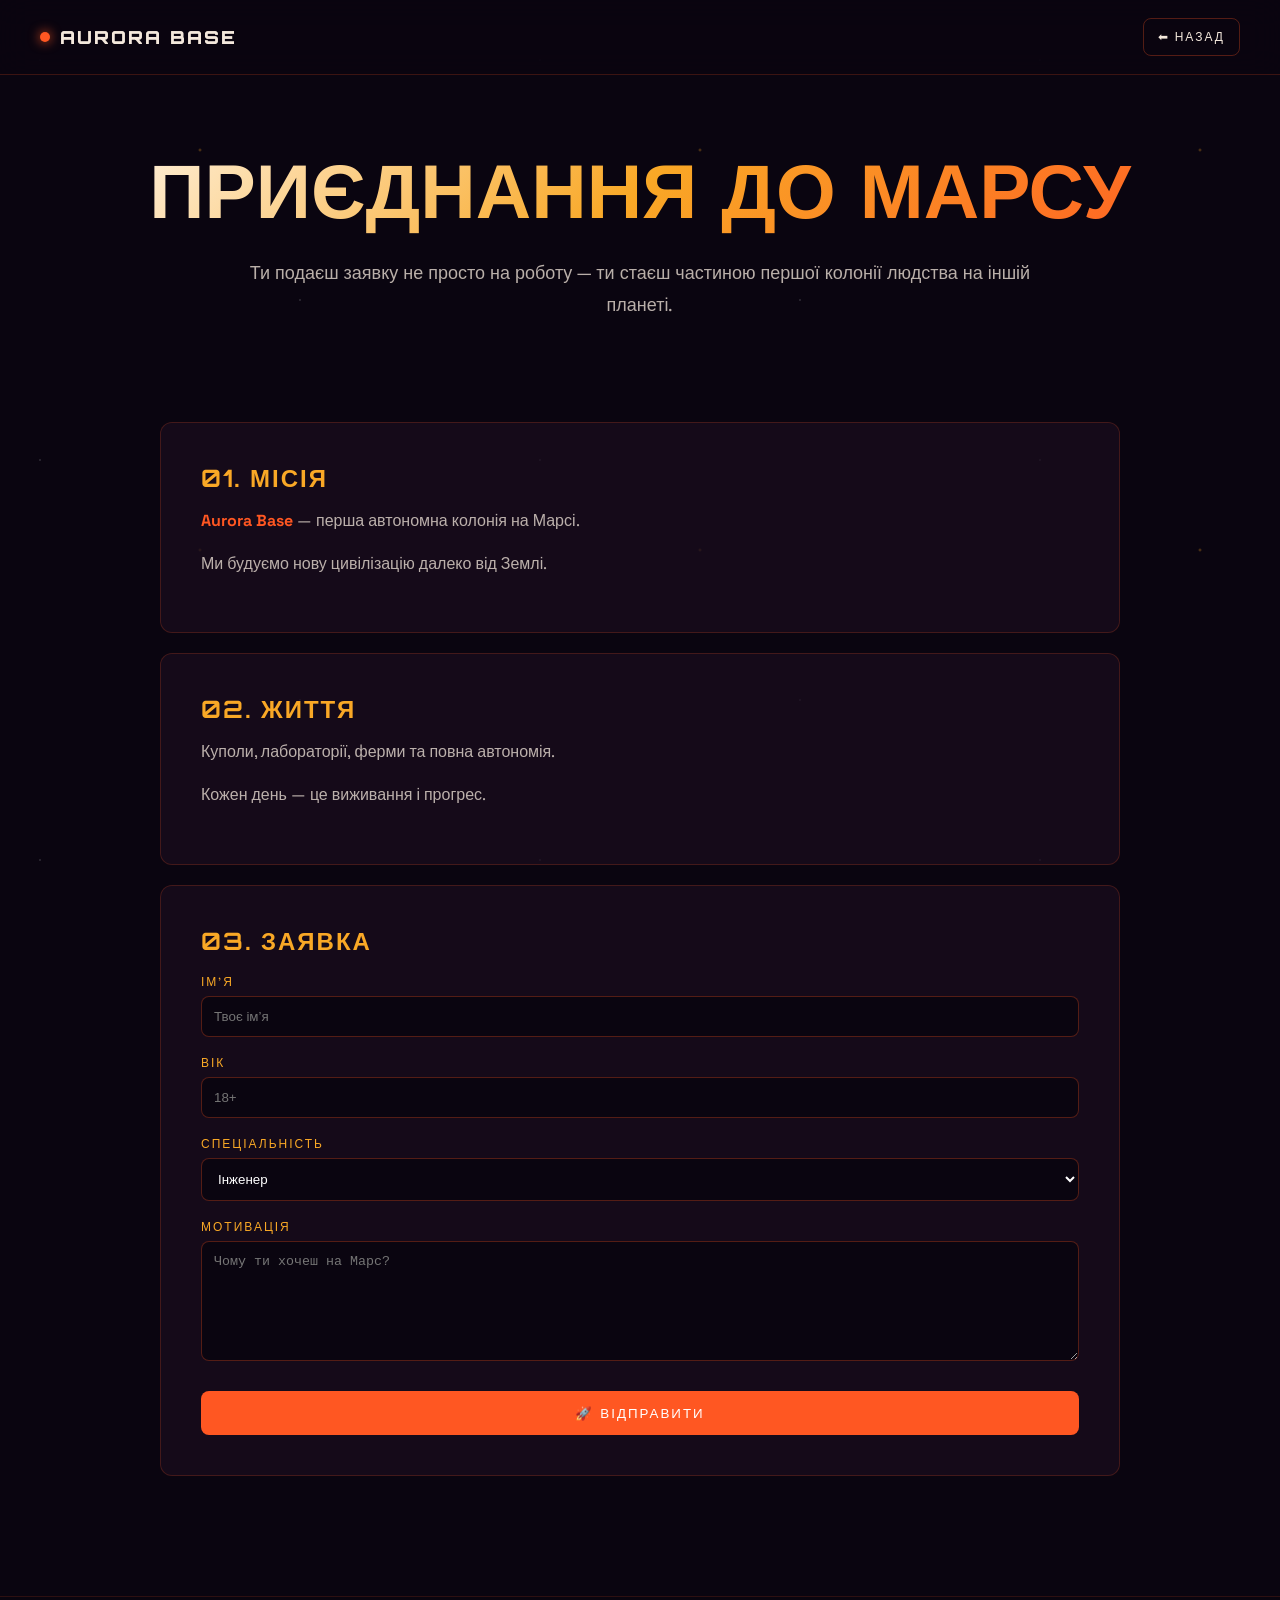
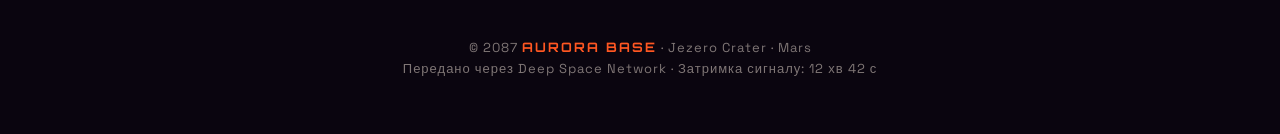
<file: join.html>
<!DOCTYPE html>
<html lang="uk" class="h-full">
<head>
  <meta charset="UTF-8" />
  <meta name="viewport" content="width=device-width, initial-scale=1.0"/>
  <title>Aurora Base — Приєднання</title>
  <link rel="stylesheet" href="style-join.css"></link>
  <link href="https://fonts.googleapis.com/css2?family=Orbitron:wght@500;700;900&family=Space+Grotesk:wght@300;400;500;600&display=swap" rel="stylesheet">

</head>

<body>

<div class="stars"></div>

<!-- NAV -->
<nav class="nav">
  <div class="nav-logo">
    <span class="nav-logo-dot"></span>
    <span>AURORA BASE</span>
  </div>
  <a href="index.html" class="nav-back">⬅ Назад</a>
</nav>

<!-- HERO -->
<section class="hero">
  <h1>ПРИЄДНАННЯ ДО МАРСУ</h1>
  <p class="subtitle">
    Ти подаєш заявку не просто на роботу —  
    ти стаєш частиною першої колонії людства на іншій планеті.
  </p>
</section>

<div class="container">

  <div class="block">
    <h2>01. МІСІЯ</h2>
    <p><span class="highlight">Aurora Base</span> — перша автономна колонія на Марсі.</p>
    <p>Ми будуємо нову цивілізацію далеко від Землі.</p>
  </div>

  <div class="block">
    <h2>02. ЖИТТЯ</h2>
    <p>Куполи, лабораторії, ферми та повна автономія.</p>
    <p>Кожен день — це виживання і прогрес.</p>
  </div>

  <div class="block">
    <h2>03. ЗАЯВКА</h2>

    <label>Ім’я</label>
    <input type="text" placeholder="Твоє ім’я">

    <label>Вік</label>
    <input type="number" placeholder="18+">

    <label>Спеціальність</label>
    <select>
      <option>Інженер</option>
      <option>Біолог</option>
      <option>Пілот</option>
      <option>Архітектор</option>
    </select>

    <label>Мотивація</label>
    <textarea placeholder="Чому ти хочеш на Марс?"></textarea>

    <button>🚀 ВІДПРАВИТИ</button>
  </div>

</div>

<!-- FOOTER -->
<footer>
  <p>
    © 2087 <span class="footer-brand">AURORA BASE</span> · Jezero Crater · Mars <br>
    Передано через Deep Space Network · Затримка сигналу: 12 хв 42 с
  </p>
</footer>

</body>
</html>
</file>
<file: style-join.css>
:root {
    --bg:#0a0510;
    --surface:#1a0d1f;
    --text:#f4e8dc;
    --primary:#ff5722;
    --accent:#f9a826;

    --display:'Orbitron',sans-serif;
    --body:'Space Grotesk',sans-serif;
  }

  * { margin:0; padding:0; box-sizing:border-box; }

  body {
    font-family:var(--body);
    background:var(--bg);
    color:var(--text);
    overflow-x:hidden;
  }

  /* ===== STARS ===== */
  .stars {
    position:fixed;
    inset:0;
    background:
      radial-gradient(1px 1px at 40px 60px,#fff,transparent),
      radial-gradient(2px 2px at 200px 150px,var(--accent),transparent),
      radial-gradient(1px 1px at 300px 300px,#fff,transparent);
    background-size:500px 400px;
    opacity:.4;
    animation:move 100s linear infinite;
    z-index:0;
  }

  @keyframes move {
    from { background-position:0 0; }
    to { background-position:600px 400px; }
  }

  /* ===== NAV ===== */
  .nav {
    position: fixed;
    top: 0; left: 0; right: 0;
    z-index: 100;
    padding: 18px 40px;
    display: flex;
    justify-content: space-between;
    align-items: center;
    backdrop-filter: blur(16px);
    background: rgba(10,5,16,0.7);
    border-bottom: 1px solid rgba(255,87,34,0.2);
  }

  .nav-logo {
    font-family: var(--display);
    font-weight: 900;
    font-size: 18px;
    letter-spacing: 2px;
    display: flex;
    align-items: center;
    gap: 10px;
  }

  .nav-logo-dot {
    width: 10px;
    height: 10px;
    border-radius: 50%;
    background: var(--primary);
    box-shadow: 0 0 12px var(--primary);
    animation: pulse 2s infinite;
  }

  @keyframes pulse {
    0%,100% { transform: scale(1); opacity:1; }
    50% { transform: scale(1.3); opacity:.7; }
  }

  .nav-back {
    color: var(--text);
    text-decoration: none;
    font-size: 12px;
    letter-spacing: 2px;
    text-transform: uppercase;
    padding: 10px 14px;
    border: 1px solid rgba(255,87,34,0.3);
    border-radius: 8px;
    transition: 0.3s;
  }

  .nav-back:hover {
    border-color: var(--accent);
    transform: translateX(-4px);
  }

  /* ===== HERO ===== */
  .hero {
    padding: 140px 20px 40px;
    text-align: center;
    position: relative;
    z-index: 2;
  }

  h1 {
    font-family: var(--display);
    font-size: clamp(40px, 6vw, 80px);
    background: linear-gradient(135deg, #fff, var(--accent), var(--primary));
    -webkit-background-clip: text;
    background-clip: text;
    -webkit-text-fill-color: transparent;
  }
  .subtitle {
    max-width: 850px;
    margin: 20px auto;
    font-size: 18px;
    line-height: 1.8;
    color: rgba(244,232,220,0.75);
  }

  /* ===== BLOCKS ===== */
  .container {
    max-width: 1000px;
    margin: 0 auto;
    padding: 20px 20px 120px;
    position: relative;
    z-index: 2;
  }

  .block {
    background: rgba(26,13,31,0.7);
    border: 1px solid rgba(255,87,34,0.2);
    border-radius: 12px;
    padding: 40px;
    margin-top: 20px;
    transition: 0.3s;
  }

  .block:hover {
    transform: translateY(-6px);
    border-color: var(--accent);
    box-shadow: 0 0 25px rgba(249,168,38,0.25);
  }

  h2 {
    font-family: var(--display);
    color: var(--accent);
    margin-bottom: 14px;
    letter-spacing: 2px;
  }

  p {
    margin-bottom: 14px;
    line-height: 1.8;
    color: rgba(244,232,220,0.75);
  }

  .highlight {
    color: var(--primary);
    font-weight: bold;
  }

  /* ===== FORM ===== */
  label {
    display:block;
    margin-top:18px;
    font-size:12px;
    letter-spacing:2px;
    text-transform:uppercase;
    color:var(--accent);
  }

  input, textarea, select {
    width:100%;
    padding:12px;
    margin-top:6px;
    background:#0a0510;
    border:1px solid rgba(255,87,34,0.3);
    border-radius:8px;
    color:white;
    outline:none;
  }

  textarea { min-height:120px; }

  button {
    margin-top:25px;
    width:100%;
    padding:14px;
    font-family:var(--display);
    letter-spacing:2px;
    background:var(--primary);
    border:none;
    color:white;
    cursor:pointer;
    border-radius:8px;
    transition:0.3s;
  }

  button:hover {
    background:var(--accent);
    transform: translateY(-3px);
  }

  /* ===== FOOTER (ІДЕНТИЧНИЙ INDEX) ===== */
  footer {
    padding: 40px;
    text-align: center;
    border-top: 1px solid rgba(255,87,34,0.15);
    background: rgba(10,5,16,0.8);
    position: relative;
    z-index: 2;
  }

  footer p {
    font-size: 13px;
    color: rgba(244,232,220,0.5);
    letter-spacing: 1px;
    line-height: 1.6;
  }

  .footer-brand {
    font-family: var(--display);
    color: var(--primary);
    font-weight: 700;
    letter-spacing: 2px;
  }
</file>
